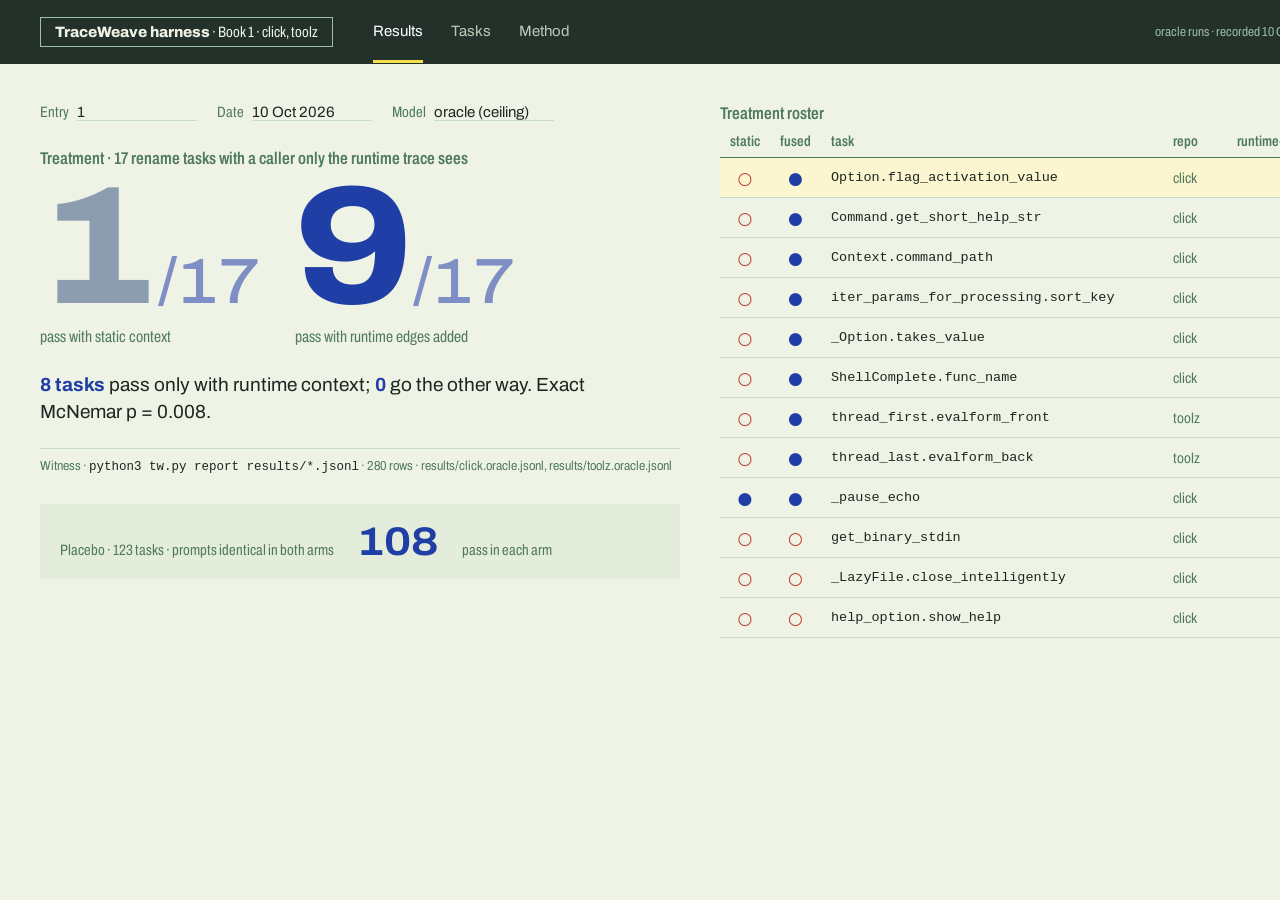
<file: .impeccable/mocks/decision/assigned.html>
<!doctype html>
<html><head><meta charset="utf-8">
<link href="https://fonts.googleapis.com/css2?family=Archivo:wdth,wght@62..125,100..900&display=swap" rel="stylesheet">
<style>
:root{--cover:#23312a;--page:#eef3e6;--rule:#c9dbc9;--form:#4f7a5c;--ink:#1f3fa6;--red:#c2362b;--hl:#f4e04d;--text:#1d2620}
*{box-sizing:border-box;margin:0}
body{width:1440px;height:900px;overflow:hidden;background:var(--page);font-family:Archivo,system-ui;color:var(--text)}
.bar{height:64px;background:var(--cover);display:flex;align-items:center;padding:0 40px;gap:40px;color:#dfe9dd}
.label{border:1.5px solid #9dbfa6;padding:6px 14px;font-stretch:75%;font-size:15px;color:#eef3e6}
.label b{font-weight:800;font-stretch:100%}
nav{display:flex;gap:28px;font-size:15px}
nav a{color:#b9cdb9;text-decoration:none;padding:21px 0;border-bottom:3px solid transparent}
nav a.on{color:#fff;border-color:var(--hl)}
.meta{margin-left:auto;font-size:13px;color:#9dbfa6;font-stretch:80%}
main{display:grid;grid-template-columns:640px 1fr;gap:40px;padding:40px}
.form{font-stretch:75%;color:var(--form);font-size:15px}
.form span{display:inline-block;border-bottom:1px solid var(--rule);min-width:120px;color:var(--text);font-stretch:100%;margin:0 18px 0 6px}
h2{font-stretch:75%;font-weight:600;color:var(--form);font-size:17px;margin:28px 0 10px}
.figs{display:flex;align-items:flex-end;gap:36px}
.fig .n{font-size:168px;line-height:.82;font-weight:800;font-stretch:112%;color:var(--ink);font-variant-numeric:tabular-nums}
.fig .n small{font-size:64px;font-weight:500;color:#7d8fc4}
.fig .k{font-stretch:75%;color:var(--form);font-size:16px;margin-top:12px}
.fig.dim .n{color:#8d9db0}
.delta{font-size:19px;line-height:1.45;max-width:560px;margin-top:26px}
.delta b{color:var(--ink)}
.witness{margin-top:22px;border-top:1px solid var(--rule);padding-top:10px;font-size:13px;color:var(--form);font-stretch:85%}
.witness code{font-family:ui-monospace,Menlo,monospace;color:var(--text);font-size:12.5px}
.placebo{margin-top:30px;display:flex;gap:24px;align-items:baseline;background:#e4ecdb;padding:16px 20px}
.placebo .n{font-size:40px;font-weight:700;font-stretch:112%;color:var(--ink)}
table{width:100%;border-collapse:collapse;font-size:14.5px}
th{font-stretch:75%;font-weight:600;color:var(--form);text-align:left;padding:0 10px 8px;border-bottom:1.5px solid var(--form)}
td{padding:0 10px;height:40px;border-bottom:1px solid var(--rule)}
td.m{width:44px;text-align:center;font-size:17px}
.p{color:var(--ink)} .f{color:var(--red)}
td.num{text-align:right;font-variant-numeric:tabular-nums;font-family:ui-monospace,Menlo,monospace;font-size:13px}
td.t{font-family:ui-monospace,Menlo,monospace;font-size:13.5px}
tr.sel td{background:#fbf6cf}
.repo{color:var(--form);font-stretch:80%}
</style></head><body>
<div class="bar">
  <div class="label"><b>TraceWeave harness</b> · Book 1 · click, toolz</div>
  <nav><a class="on">Results</a><a>Tasks</a><a>Method</a></nav>
  <div class="meta">oracle runs · recorded 10 Oct 2026 · no LLM runs yet</div>
</div>
<main>
<section>
  <div class="form">Entry <span>1</span> Date <span>10 Oct 2026</span> Model <span>oracle (ceiling)</span></div>
  <h2>Treatment · 17 rename tasks with a caller only the runtime trace sees</h2>
  <div class="figs">
    <div class="fig dim"><div class="n">1<small>/17</small></div><div class="k">pass with static context</div></div>
    <div class="fig"><div class="n">9<small>/17</small></div><div class="k">pass with runtime edges added</div></div>
  </div>
  <p class="delta"><b>8 tasks</b> pass only with runtime context; <b>0</b> go the other way. Exact McNemar p = 0.008.</p>
  <div class="witness">Witness · <code>python3 tw.py report results/*.jsonl</code> · 280 rows · results/click.oracle.jsonl, results/toolz.oracle.jsonl</div>
  <div class="placebo"><span class="form">Placebo · 123 tasks · prompts identical in both arms</span><span class="n">108</span><span class="form">pass in each arm</span></div>
</section>
<section>
  <h2 style="margin-top:0">Treatment roster</h2>
  <table>
    <tr><th>static</th><th>fused</th><th>task</th><th>repo</th><th style="text-align:right">runtime-only</th><th style="text-align:right">lines seen</th></tr>
    <tr class="sel"><td class="m f">○</td><td class="m p">●</td><td class="t">Option.flag_activation_value</td><td class="repo">click</td><td class="num">4</td><td class="num">1→8 / 9</td></tr>
    <tr><td class="m f">○</td><td class="m p">●</td><td class="t">Command.get_short_help_str</td><td class="repo">click</td><td class="num">1</td><td class="num">3→4 / 4</td></tr>
    <tr><td class="m f">○</td><td class="m p">●</td><td class="t">Context.command_path</td><td class="repo">click</td><td class="num">2</td><td class="num">1→4 / 4</td></tr>
    <tr><td class="m f">○</td><td class="m p">●</td><td class="t">iter_params_for_processing.sort_key</td><td class="repo">click</td><td class="num">1</td><td class="num">1→2 / 2</td></tr>
    <tr><td class="m f">○</td><td class="m p">●</td><td class="t">_Option.takes_value</td><td class="repo">click</td><td class="num">2</td><td class="num">1→3 / 3</td></tr>
    <tr><td class="m f">○</td><td class="m p">●</td><td class="t">ShellComplete.func_name</td><td class="repo">click</td><td class="num">1</td><td class="num">1→2 / 2</td></tr>
    <tr><td class="m f">○</td><td class="m p">●</td><td class="t">thread_first.evalform_front</td><td class="repo">toolz</td><td class="num">1</td><td class="num">1→2 / 2</td></tr>
    <tr><td class="m f">○</td><td class="m p">●</td><td class="t">thread_last.evalform_back</td><td class="repo">toolz</td><td class="num">1</td><td class="num">1→2 / 2</td></tr>
    <tr><td class="m p">●</td><td class="m p">●</td><td class="t">_pause_echo</td><td class="repo">click</td><td class="num">2</td><td class="num">4→4 / 4</td></tr>
    <tr><td class="m f">○</td><td class="m f">○</td><td class="t">get_binary_stdin</td><td class="repo">click</td><td class="num">1</td><td class="num">2→2 / 3</td></tr>
    <tr><td class="m f">○</td><td class="m f">○</td><td class="t">_LazyFile.close_intelligently</td><td class="repo">click</td><td class="num">1</td><td class="num">2→2 / 3</td></tr>
    <tr><td class="m f">○</td><td class="m f">○</td><td class="t">help_option.show_help</td><td class="repo">click</td><td class="num">1</td><td class="num">1→1 / 2</td></tr>
  </table>
</section>
</main>
</body></html>
</file>
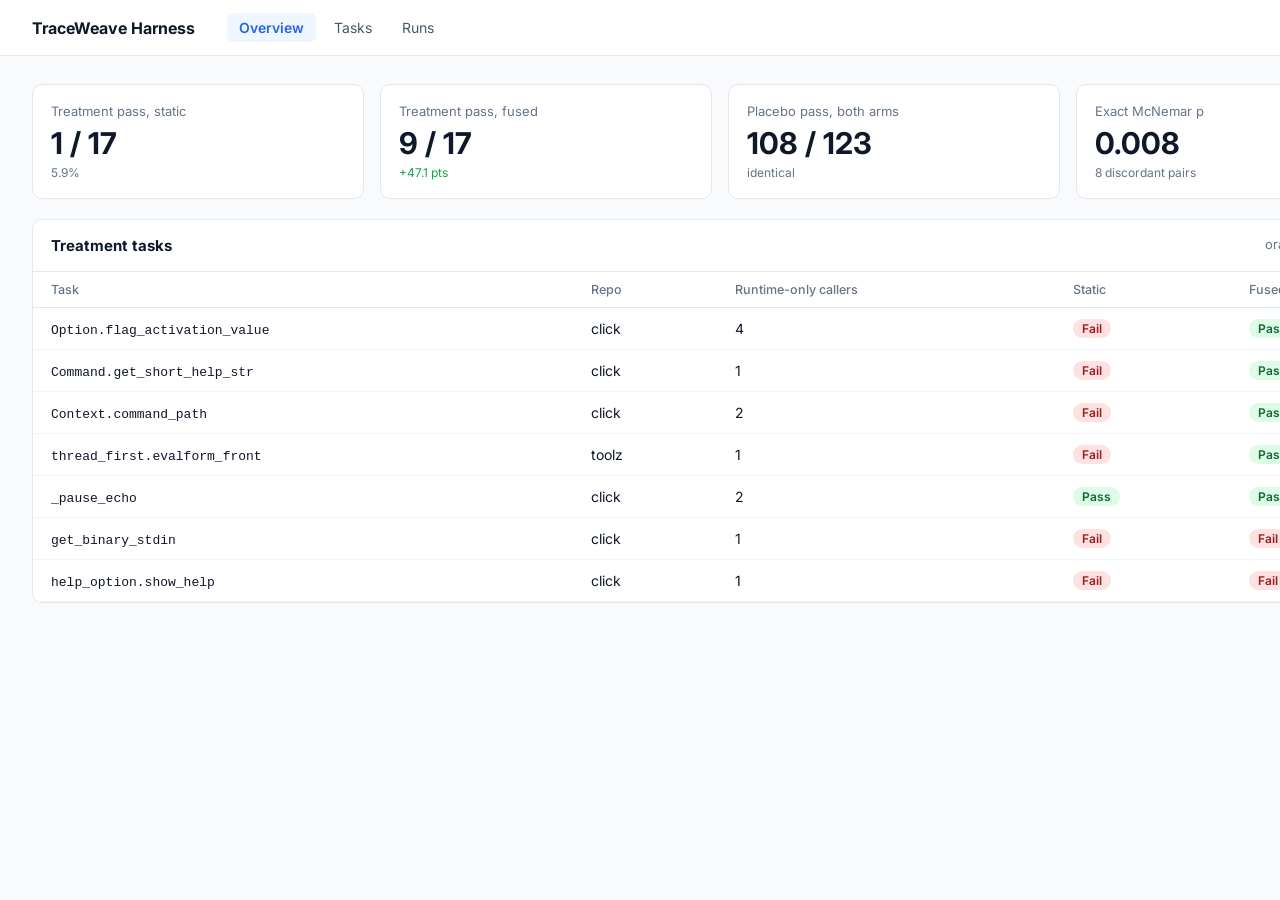
<file: .impeccable/mocks/decision/canon.html>
<!doctype html>
<html><head><meta charset="utf-8">
<link href="https://fonts.googleapis.com/css2?family=Inter:wght@400;500;600;700&display=swap" rel="stylesheet">
<style>
*{box-sizing:border-box;margin:0}
body{width:1440px;height:900px;overflow:hidden;background:#f8fafc;color:#0f172a;font-family:Inter,system-ui;font-size:14px}
header{height:56px;background:#fff;border-bottom:1px solid #e2e8f0;display:flex;align-items:center;padding:0 32px;gap:32px}
header b{font-size:16px}
header nav{display:flex;gap:6px}
header nav span{padding:6px 12px;border-radius:6px;color:#475569}
header nav .on{background:#eff6ff;color:#2563eb;font-weight:600}
main{padding:28px 32px}
.tiles{display:grid;grid-template-columns:repeat(4,1fr);gap:16px}
.tile{background:#fff;border:1px solid #e2e8f0;border-radius:10px;padding:18px}
.tile .l{color:#64748b;font-size:13px}
.tile .v{font-size:30px;font-weight:700;margin-top:6px}
.tile .s{font-size:12px;color:#16a34a;margin-top:4px}
.card{background:#fff;border:1px solid #e2e8f0;border-radius:10px;margin-top:20px}
.card h3{font-size:15px;padding:16px 18px;border-bottom:1px solid #e2e8f0;display:flex;justify-content:space-between}
.card h3 span{font-weight:400;color:#64748b;font-size:13px}
table{width:100%;border-collapse:collapse}
th{text-align:left;font-weight:500;color:#64748b;font-size:12.5px;padding:10px 18px;border-bottom:1px solid #e2e8f0}
td{padding:11px 18px;border-bottom:1px solid #f1f5f9}
.pill{display:inline-block;padding:2px 9px;border-radius:999px;font-size:12px;font-weight:600}
.ok{background:#dcfce7;color:#166534}.no{background:#fee2e2;color:#991b1b}
code{font-family:ui-monospace,Menlo,monospace;font-size:13px}
</style></head><body>
<header><b>TraceWeave Harness</b><nav><span class="on">Overview</span><span>Tasks</span><span>Runs</span></nav></header>
<main>
<div class="tiles">
  <div class="tile"><div class="l">Treatment pass, static</div><div class="v">1 / 17</div><div class="s" style="color:#64748b">5.9%</div></div>
  <div class="tile"><div class="l">Treatment pass, fused</div><div class="v">9 / 17</div><div class="s">+47.1 pts</div></div>
  <div class="tile"><div class="l">Placebo pass, both arms</div><div class="v">108 / 123</div><div class="s" style="color:#64748b">identical</div></div>
  <div class="tile"><div class="l">Exact McNemar p</div><div class="v">0.008</div><div class="s" style="color:#64748b">8 discordant pairs</div></div>
</div>
<div class="card">
  <h3>Treatment tasks <span>oracle · 10 Oct 2026</span></h3>
  <table>
    <tr><th>Task</th><th>Repo</th><th>Runtime-only callers</th><th>Static</th><th>Fused</th></tr>
    <tr><td><code>Option.flag_activation_value</code></td><td>click</td><td>4</td><td><span class="pill no">Fail</span></td><td><span class="pill ok">Pass</span></td></tr>
    <tr><td><code>Command.get_short_help_str</code></td><td>click</td><td>1</td><td><span class="pill no">Fail</span></td><td><span class="pill ok">Pass</span></td></tr>
    <tr><td><code>Context.command_path</code></td><td>click</td><td>2</td><td><span class="pill no">Fail</span></td><td><span class="pill ok">Pass</span></td></tr>
    <tr><td><code>thread_first.evalform_front</code></td><td>toolz</td><td>1</td><td><span class="pill no">Fail</span></td><td><span class="pill ok">Pass</span></td></tr>
    <tr><td><code>_pause_echo</code></td><td>click</td><td>2</td><td><span class="pill ok">Pass</span></td><td><span class="pill ok">Pass</span></td></tr>
    <tr><td><code>get_binary_stdin</code></td><td>click</td><td>1</td><td><span class="pill no">Fail</span></td><td><span class="pill no">Fail</span></td></tr>
    <tr><td><code>help_option.show_help</code></td><td>click</td><td>1</td><td><span class="pill no">Fail</span></td><td><span class="pill no">Fail</span></td></tr>
  </table>
</div>
</main>
</body></html>
</file>
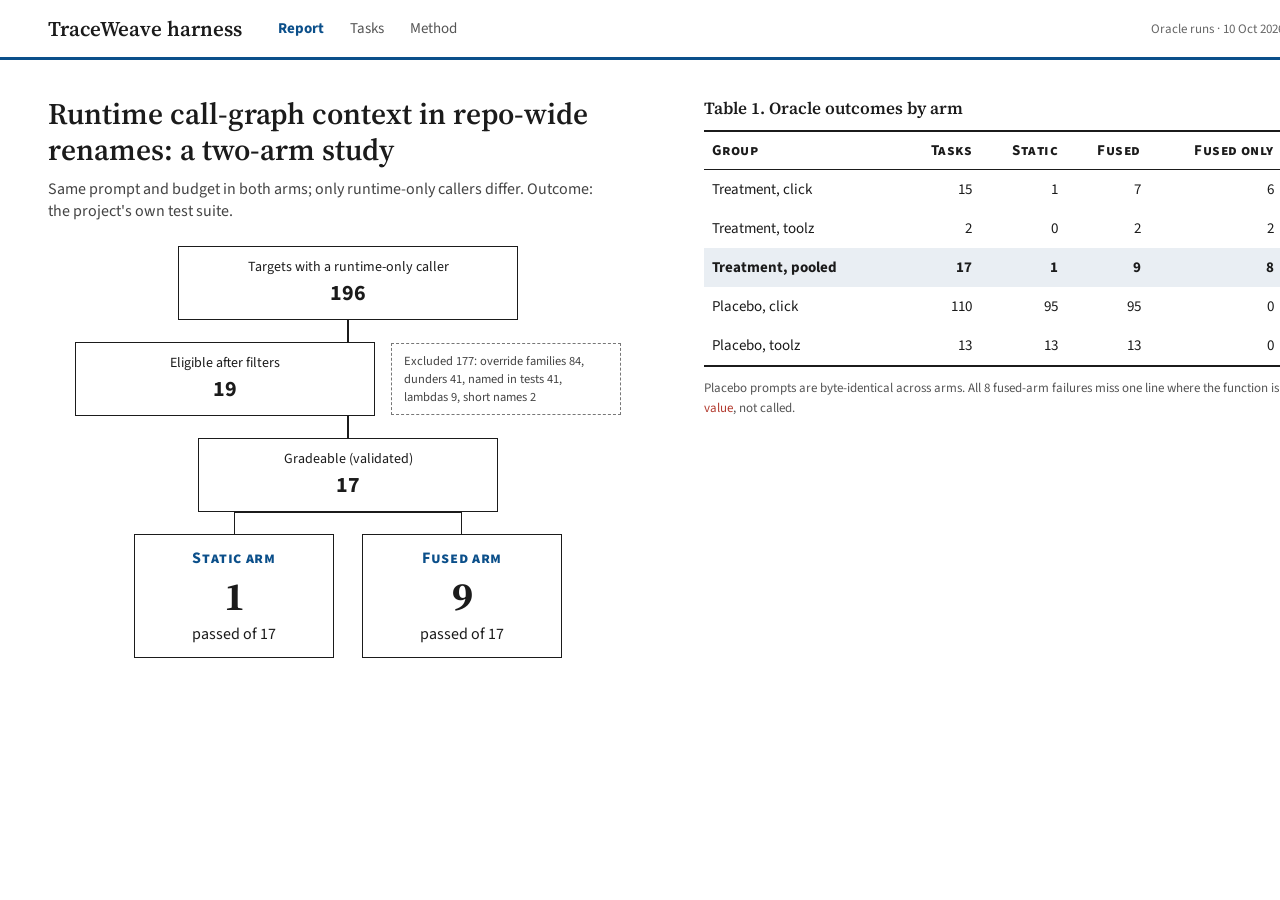
<file: .impeccable/mocks/decision/model-pick.html>
<!doctype html>
<html><head><meta charset="utf-8">
<link href="https://fonts.googleapis.com/css2?family=Source+Serif+4:opsz,wght@8..60,400;8..60,600&family=Source+Sans+3:wght@400;600;700&display=swap" rel="stylesheet">
<style>
:root{--ink:#1b1b1b;--blue:#0b4f8a;--red:#b23a2e;--mist:#e9eef3;--rule:#1b1b1b}
*{box-sizing:border-box;margin:0}
body{width:1440px;height:900px;overflow:hidden;background:#fff;color:var(--ink);font-family:"Source Sans 3",system-ui}
header{height:60px;border-bottom:3px solid var(--blue);display:flex;align-items:center;padding:0 48px;gap:36px}
header b{font-family:"Source Serif 4";font-size:21px;font-weight:600}
header nav{display:flex;gap:26px;font-size:15px;color:#555}
header nav .on{color:var(--blue);font-weight:700}
header .r{margin-left:auto;font-size:13px;color:#666}
main{display:grid;grid-template-columns:600px 1fr;gap:56px;padding:36px 48px}
h1{font-family:"Source Serif 4";font-size:30px;font-weight:600;line-height:1.2}
.lede{font-size:16px;color:#444;margin:10px 0 24px;max-width:560px}
.flow{display:flex;flex-direction:column;align-items:center;gap:0}
.box{border:1.5px solid var(--ink);padding:10px 16px;font-size:14px;text-align:center;width:340px;background:#fff}
.box b{display:block;font-size:22px}
.v{width:1.5px;height:22px;background:var(--ink)}
.side{display:flex;gap:16px;align-items:center}
.ex{border:1px dashed #777;padding:8px 12px;font-size:12.5px;color:#444;width:230px}
.arms{display:flex;gap:28px;margin-top:0}
.arm{border:1.5px solid var(--ink);width:200px;padding:12px;text-align:center}
.arm .sc{font-variant:small-caps;letter-spacing:.04em;font-weight:700;color:var(--blue)}
.arm b{display:block;font-size:40px;font-family:"Source Serif 4"}
.split{width:228px;height:22px;border:1.5px solid var(--ink);border-bottom:none}
table{width:100%;border-collapse:collapse;font-size:15px}
caption{text-align:left;font-family:"Source Serif 4";font-size:17px;font-weight:600;margin-bottom:10px}
thead th{border-top:2px solid var(--rule);border-bottom:1px solid var(--rule);padding:8px;text-align:right;font-variant:small-caps;letter-spacing:.03em}
thead th:first-child{text-align:left}
td{padding:9px 8px;text-align:right;font-variant-numeric:tabular-nums}
td:first-child{text-align:left}
tbody tr:last-child td{border-bottom:2px solid var(--rule)}
.g td{background:var(--mist);font-weight:700}
.note{font-size:13px;color:#555;margin-top:12px;line-height:1.5}
.fail{color:var(--red)}
</style></head><body>
<header><b>TraceWeave harness</b><nav><span class="on">Report</span><span>Tasks</span><span>Method</span></nav><span class="r">Oracle runs · 10 Oct 2026 · LLM arms pending</span></header>
<main>
<section>
  <h1>Runtime call-graph context in repo-wide renames: a two-arm study</h1>
  <p class="lede">Same prompt and budget in both arms; only runtime-only callers differ. Outcome: the project's own test suite.</p>
  <div class="flow">
    <div class="box">Targets with a runtime-only caller<b>196</b></div>
    <div class="side"><div class="v"></div></div>
    <div class="side"><div class="box" style="width:300px">Eligible after filters<b>19</b></div><div class="ex">Excluded 177: override families 84, dunders 41, named in tests 41, lambdas 9, short names 2</div></div>
    <div class="v"></div>
    <div class="box" style="width:300px">Gradeable (validated)<b>17</b></div>
    <div class="split"></div>
    <div class="arms"><div class="arm"><span class="sc">Static arm</span><b>1</b>passed of 17</div><div class="arm"><span class="sc">Fused arm</span><b>9</b>passed of 17</div></div>
  </div>
</section>
<section>
  <table>
    <caption>Table 1. Oracle outcomes by arm</caption>
    <thead><tr><th>Group</th><th>Tasks</th><th>Static</th><th>Fused</th><th>Fused only</th><th>p (exact)</th></tr></thead>
    <tbody>
      <tr><td>Treatment, click</td><td>15</td><td>1</td><td>7</td><td>6</td><td>0.031</td></tr>
      <tr><td>Treatment, toolz</td><td>2</td><td>0</td><td>2</td><td>2</td><td>0.5</td></tr>
      <tr class="g"><td>Treatment, pooled</td><td>17</td><td>1</td><td>9</td><td>8</td><td>0.008</td></tr>
      <tr><td>Placebo, click</td><td>110</td><td>95</td><td>95</td><td>0</td><td>1</td></tr>
      <tr><td>Placebo, toolz</td><td>13</td><td>13</td><td>13</td><td>0</td><td>1</td></tr>
    </tbody>
  </table>
  <p class="note">Placebo prompts are byte-identical across arms. All 8 fused-arm failures miss one line where the function is <span class="fail">referenced as a value</span>, not called.</p>
</section>
</main>
</body></html>
</file>
